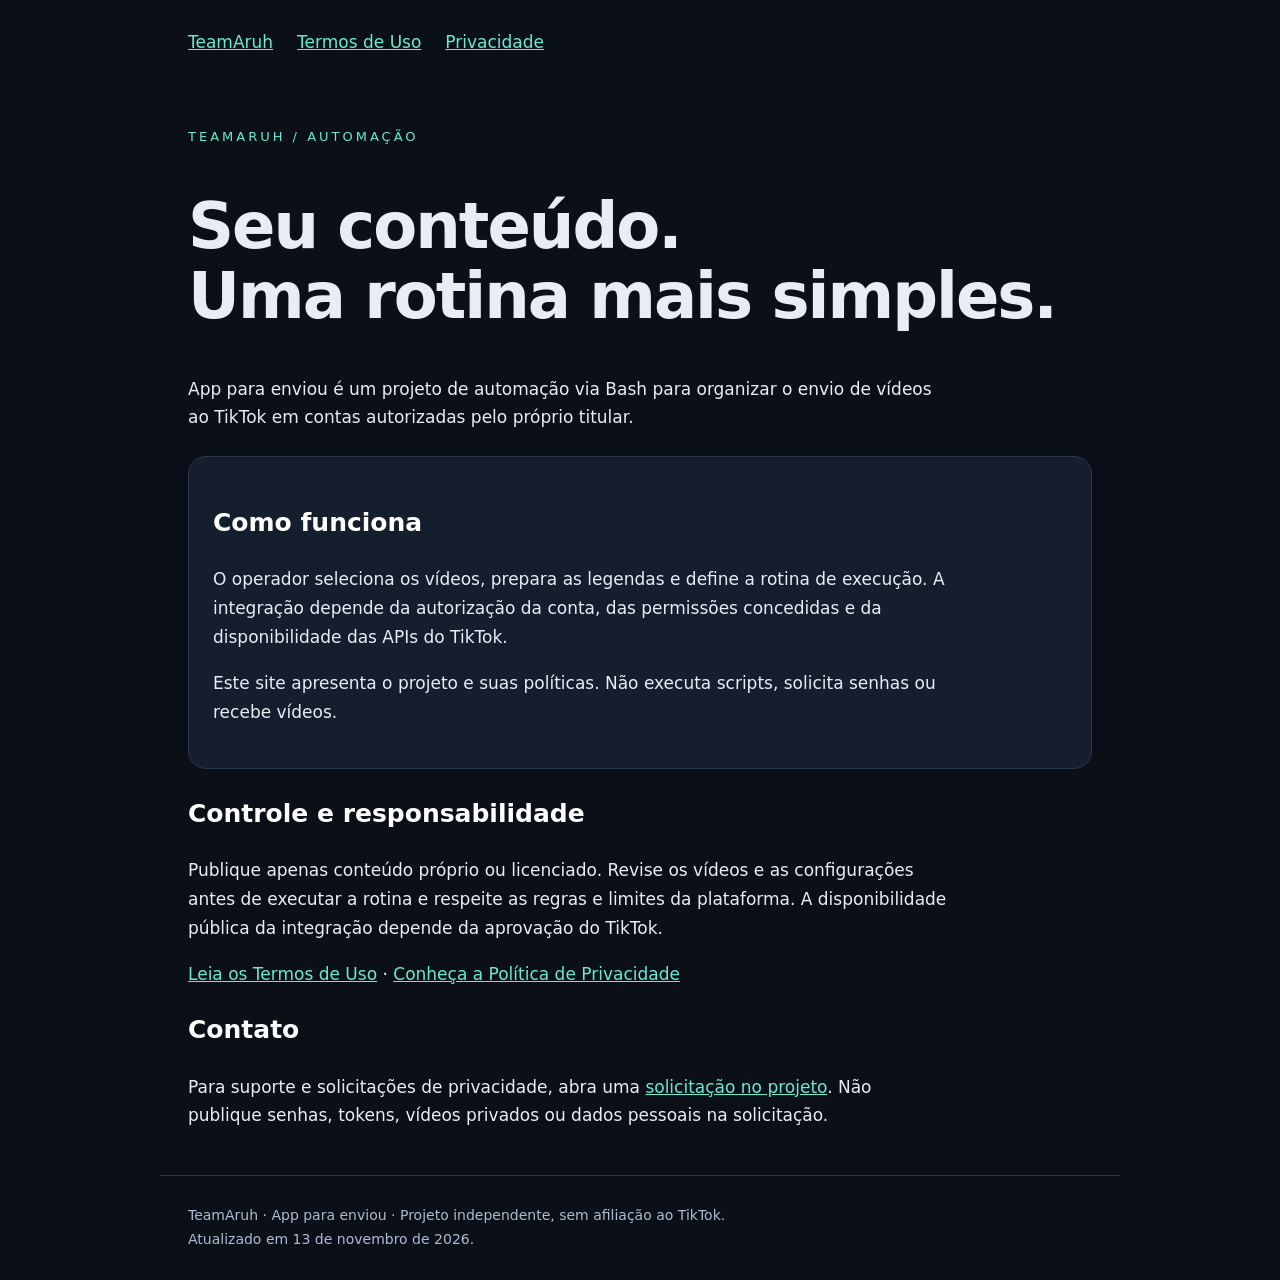
<file: index.html>
<!doctype html><html lang="pt-BR"><head><meta charset="utf-8"><meta name="viewport" content="width=device-width,initial-scale=1"><title>App para enviou | TeamAruh</title><meta name="description" content="App para enviou — automação de publicação TikTok via Bash."><link rel="stylesheet" href="style.css"></head><body><header><nav><a href="./">TeamAruh</a><a href="terms.html">Termos de Uso</a><a href="privacy.html">Privacidade</a></nav></header><main><p class="tag">TEAMARUH / AUTOMAÇÃO</p><h1>Seu conteúdo.<br>Uma rotina mais simples.</h1><p>App para enviou é um projeto de automação via Bash para organizar o envio de vídeos ao TikTok em contas autorizadas pelo próprio titular.</p><div class="card"><h2>Como funciona</h2><p>O operador seleciona os vídeos, prepara as legendas e define a rotina de execução. A integração depende da autorização da conta, das permissões concedidas e da disponibilidade das APIs do TikTok.</p><p>Este site apresenta o projeto e suas políticas. Não executa scripts, solicita senhas ou recebe vídeos.</p></div><h2>Controle e responsabilidade</h2><p>Publique apenas conteúdo próprio ou licenciado. Revise os vídeos e as configurações antes de executar a rotina e respeite as regras e limites da plataforma. A disponibilidade pública da integração depende da aprovação do TikTok.</p><p><a href="terms.html">Leia os Termos de Uso</a> · <a href="privacy.html">Conheça a Política de Privacidade</a></p><h2>Contato</h2><p>Para suporte e solicitações de privacidade, abra uma <a href="https://github.com/AinAruh/tiktok-automation-site/issues">solicitação no projeto</a>. Não publique senhas, tokens, vídeos privados ou dados pessoais na solicitação.</p></main><footer>TeamAruh · App para enviou · Projeto independente, sem afiliação ao TikTok.<br>Atualizado em 13 de novembro de 2026.</footer></body></html>
</file>
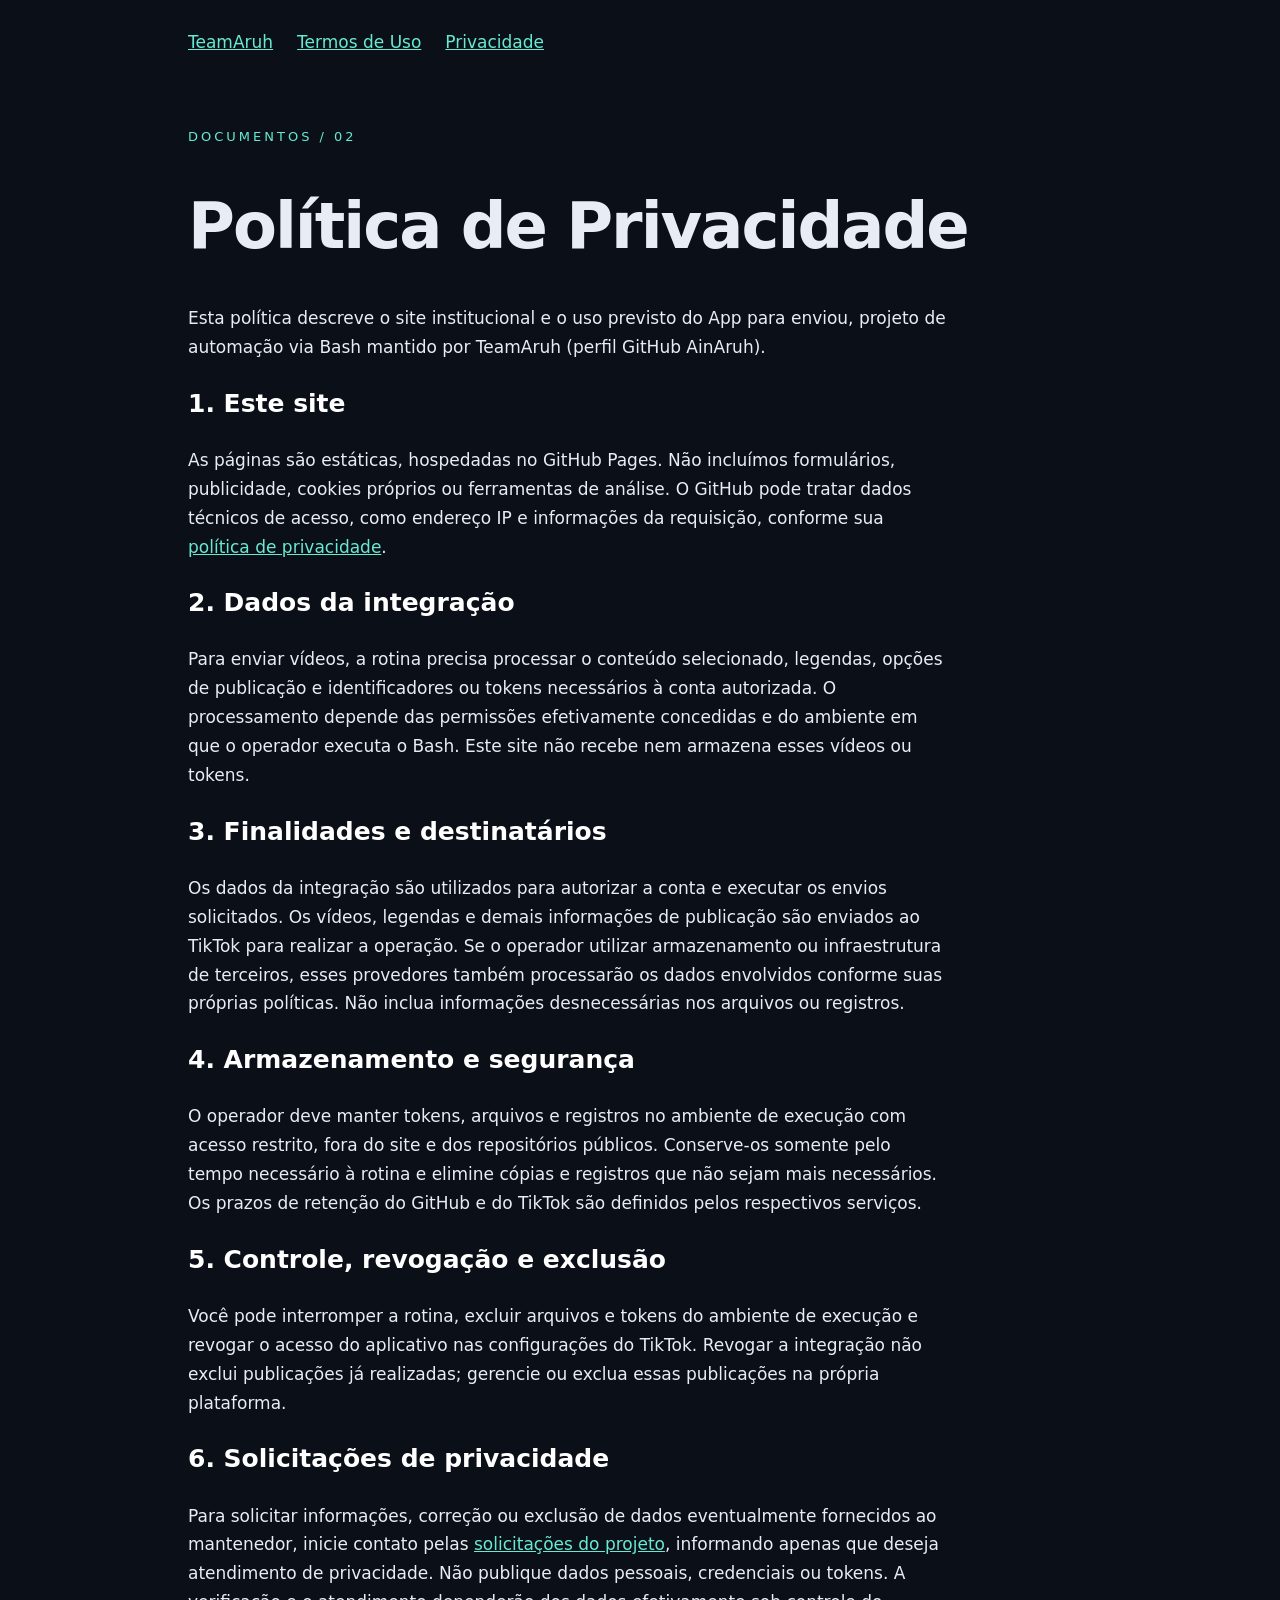
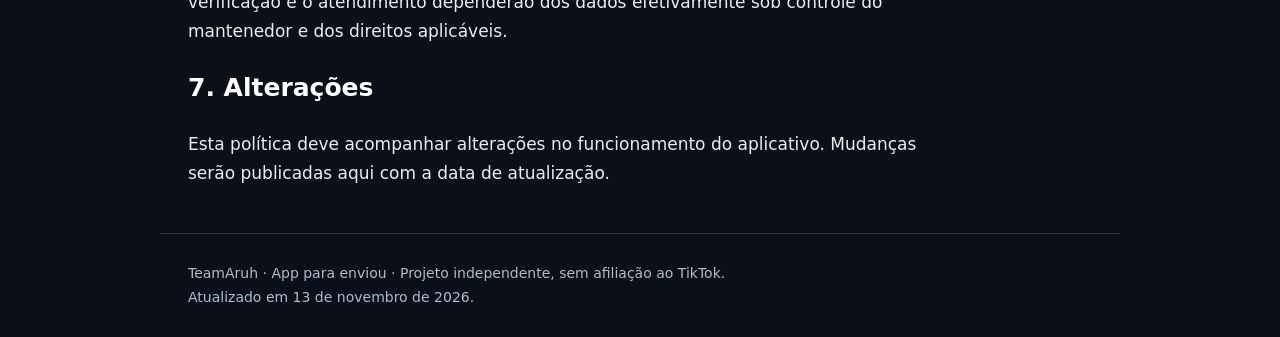
<file: privacy.html>
<!doctype html><html lang="pt-BR"><head><meta charset="utf-8"><meta name="viewport" content="width=device-width,initial-scale=1"><title>Política de Privacidade | TeamAruh</title><meta name="description" content="App para enviou — automação de publicação TikTok via Bash."><link rel="stylesheet" href="style.css"></head><body><header><nav><a href="./">TeamAruh</a><a href="terms.html">Termos de Uso</a><a href="privacy.html">Privacidade</a></nav></header><main><p class="tag">DOCUMENTOS / 02</p><h1>Política de Privacidade</h1><p>Esta política descreve o site institucional e o uso previsto do App para enviou, projeto de automação via Bash mantido por TeamAruh (perfil GitHub AinAruh).</p><h2>1. Este site</h2><p>As páginas são estáticas, hospedadas no GitHub Pages. Não incluímos formulários, publicidade, cookies próprios ou ferramentas de análise. O GitHub pode tratar dados técnicos de acesso, como endereço IP e informações da requisição, conforme sua <a href="https://docs.github.com/en/site-policy/privacy-policies/github-general-privacy-statement">política de privacidade</a>.</p><h2>2. Dados da integração</h2><p>Para enviar vídeos, a rotina precisa processar o conteúdo selecionado, legendas, opções de publicação e identificadores ou tokens necessários à conta autorizada. O processamento depende das permissões efetivamente concedidas e do ambiente em que o operador executa o Bash. Este site não recebe nem armazena esses vídeos ou tokens.</p><h2>3. Finalidades e destinatários</h2><p>Os dados da integração são utilizados para autorizar a conta e executar os envios solicitados. Os vídeos, legendas e demais informações de publicação são enviados ao TikTok para realizar a operação. Se o operador utilizar armazenamento ou infraestrutura de terceiros, esses provedores também processarão os dados envolvidos conforme suas próprias políticas. Não inclua informações desnecessárias nos arquivos ou registros.</p><h2>4. Armazenamento e segurança</h2><p>O operador deve manter tokens, arquivos e registros no ambiente de execução com acesso restrito, fora do site e dos repositórios públicos. Conserve-os somente pelo tempo necessário à rotina e elimine cópias e registros que não sejam mais necessários. Os prazos de retenção do GitHub e do TikTok são definidos pelos respectivos serviços.</p><h2>5. Controle, revogação e exclusão</h2><p>Você pode interromper a rotina, excluir arquivos e tokens do ambiente de execução e revogar o acesso do aplicativo nas configurações do TikTok. Revogar a integração não exclui publicações já realizadas; gerencie ou exclua essas publicações na própria plataforma.</p><h2>6. Solicitações de privacidade</h2><p>Para solicitar informações, correção ou exclusão de dados eventualmente fornecidos ao mantenedor, inicie contato pelas <a href="https://github.com/AinAruh/tiktok-automation-site/issues">solicitações do projeto</a>, informando apenas que deseja atendimento de privacidade. Não publique dados pessoais, credenciais ou tokens. A verificação e o atendimento dependerão dos dados efetivamente sob controle do mantenedor e dos direitos aplicáveis.</p><h2>7. Alterações</h2><p>Esta política deve acompanhar alterações no funcionamento do aplicativo. Mudanças serão publicadas aqui com a data de atualização.</p></main><footer>TeamAruh · App para enviou · Projeto independente, sem afiliação ao TikTok.<br>Atualizado em 13 de novembro de 2026.</footer></body></html>
</file>
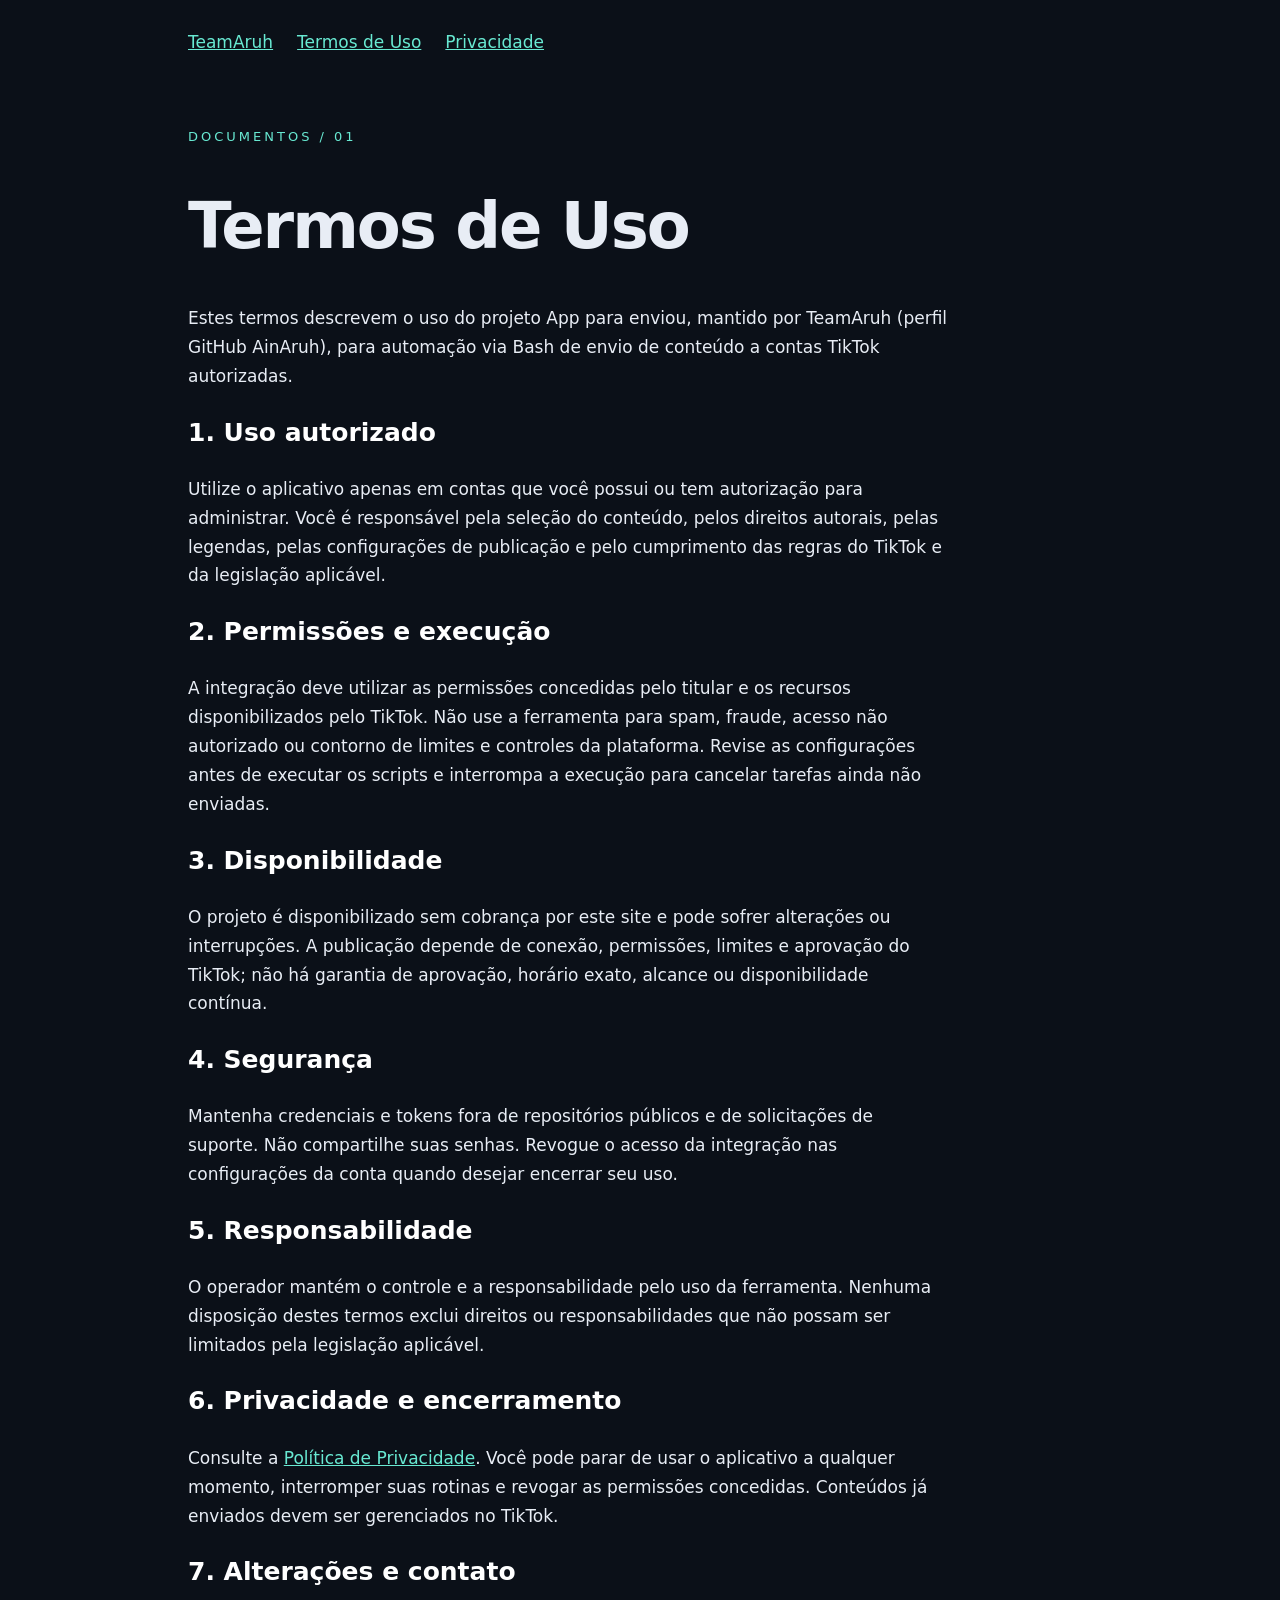
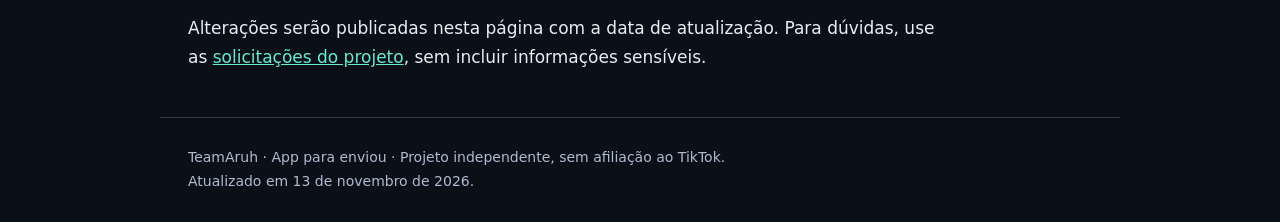
<file: terms.html>
<!doctype html><html lang="pt-BR"><head><meta charset="utf-8"><meta name="viewport" content="width=device-width,initial-scale=1"><title>Termos de Uso | TeamAruh</title><meta name="description" content="App para enviou — automação de publicação TikTok via Bash."><link rel="stylesheet" href="style.css"></head><body><header><nav><a href="./">TeamAruh</a><a href="terms.html">Termos de Uso</a><a href="privacy.html">Privacidade</a></nav></header><main><p class="tag">DOCUMENTOS / 01</p><h1>Termos de Uso</h1><p>Estes termos descrevem o uso do projeto App para enviou, mantido por TeamAruh (perfil GitHub AinAruh), para automação via Bash de envio de conteúdo a contas TikTok autorizadas.</p><h2>1. Uso autorizado</h2><p>Utilize o aplicativo apenas em contas que você possui ou tem autorização para administrar. Você é responsável pela seleção do conteúdo, pelos direitos autorais, pelas legendas, pelas configurações de publicação e pelo cumprimento das regras do TikTok e da legislação aplicável.</p><h2>2. Permissões e execução</h2><p>A integração deve utilizar as permissões concedidas pelo titular e os recursos disponibilizados pelo TikTok. Não use a ferramenta para spam, fraude, acesso não autorizado ou contorno de limites e controles da plataforma. Revise as configurações antes de executar os scripts e interrompa a execução para cancelar tarefas ainda não enviadas.</p><h2>3. Disponibilidade</h2><p>O projeto é disponibilizado sem cobrança por este site e pode sofrer alterações ou interrupções. A publicação depende de conexão, permissões, limites e aprovação do TikTok; não há garantia de aprovação, horário exato, alcance ou disponibilidade contínua.</p><h2>4. Segurança</h2><p>Mantenha credenciais e tokens fora de repositórios públicos e de solicitações de suporte. Não compartilhe suas senhas. Revogue o acesso da integração nas configurações da conta quando desejar encerrar seu uso.</p><h2>5. Responsabilidade</h2><p>O operador mantém o controle e a responsabilidade pelo uso da ferramenta. Nenhuma disposição destes termos exclui direitos ou responsabilidades que não possam ser limitados pela legislação aplicável.</p><h2>6. Privacidade e encerramento</h2><p>Consulte a <a href="privacy.html">Política de Privacidade</a>. Você pode parar de usar o aplicativo a qualquer momento, interromper suas rotinas e revogar as permissões concedidas. Conteúdos já enviados devem ser gerenciados no TikTok.</p><h2>7. Alterações e contato</h2><p>Alterações serão publicadas nesta página com a data de atualização. Para dúvidas, use as <a href="https://github.com/AinAruh/tiktok-automation-site/issues">solicitações do projeto</a>, sem incluir informações sensíveis.</p></main><footer>TeamAruh · App para enviou · Projeto independente, sem afiliação ao TikTok.<br>Atualizado em 13 de novembro de 2026.</footer></body></html>
</file>
<file: style.css>
:root{color-scheme:dark}*{box-sizing:border-box}body{margin:0;background:#0b1018;color:#e8edf5;font:17px/1.7 system-ui,sans-serif}header,main,footer{max-width:960px;margin:auto;padding:28px}nav{display:flex;gap:24px;flex-wrap:wrap}a{color:#68e9d2}h1{font-size:clamp(36px,7vw,64px);line-height:1.1;letter-spacing:-2px}h2{color:#fff;font-size:25px}p{max-width:760px}.tag{color:#68e9d2;letter-spacing:3px;font-size:13px}.card{background:#141e2c;border:1px solid #29384c;padding:24px;border-radius:18px;margin:24px 0}.muted,footer{color:#aebbd0}footer{border-top:1px solid #29384c;font-size:14px}main{min-height:65vh}
</file>
